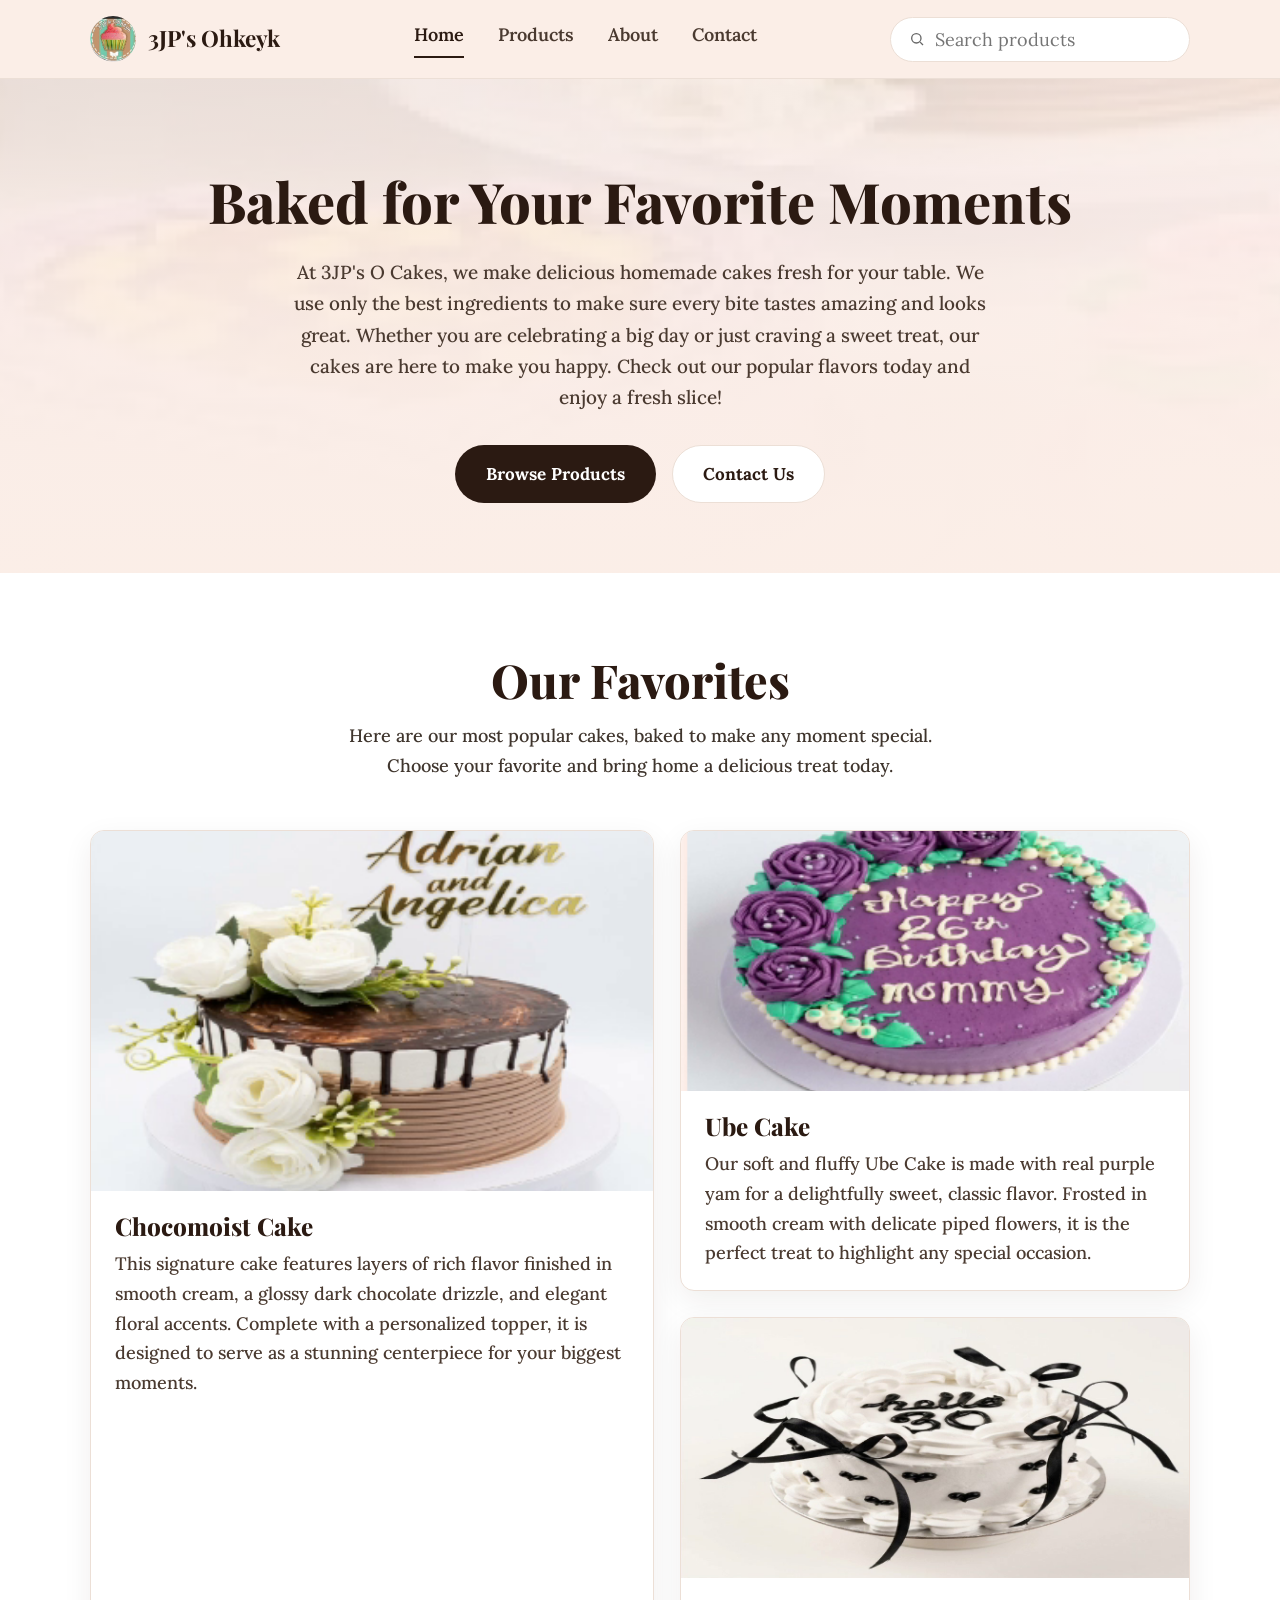
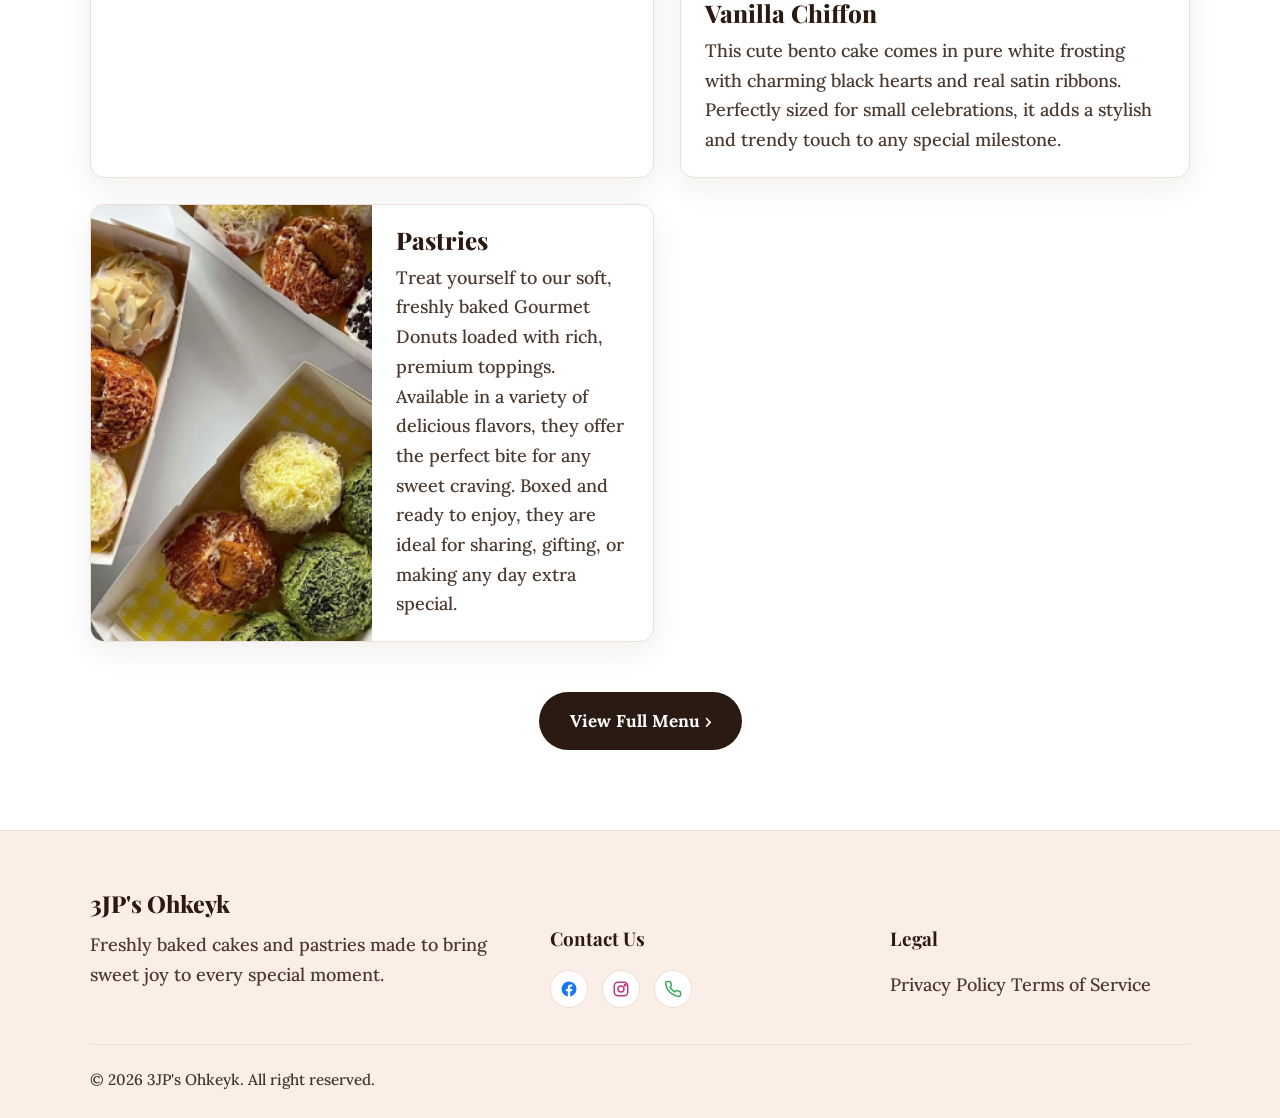
<file: index.html>
<!DOCTYPE html>
<html lang="en">
<head>
<meta charset="UTF-8">
<meta name="viewport" content="width=device-width, initial-scale=1.0">
<title>3JP's Ohkeyk — Baked for Your Favorite Moments</title>
<link rel="stylesheet" href="css/style.css">
</head>
<body>

<header class="site-header">
  <div class="container">
    <a href="index.html" class="brand">
      <img src="images/logo.png" alt="3JP's Ohkeyk logo">
      <span>3JP's Ohkeyk</span>
    </a>

    <nav class="main-nav">
      <a href="index.html" class="active">Home</a>
      <a href="products.html">Products</a>
      <a href="about.html">About</a>
      <a href="contact.html">Contact</a>
    </nav>

    <form class="search-box" id="siteSearchForm" role="search">
      <button type="submit" aria-label="Search" style="background:none;border:none;padding:0;cursor:pointer;display:flex;">
        <svg width="16" height="16" viewBox="0 0 24 24" fill="none" stroke="currentColor" stroke-width="2"><circle cx="11" cy="11" r="7"></circle><line x1="21" y1="21" x2="16.65" y2="16.65"></line></svg>
      </button>
      <input type="text" id="siteSearchInput" name="search" placeholder="Search products" autocomplete="off">
    </form>

    <button class="nav-toggle" aria-label="Toggle navigation">
      <svg viewBox="0 0 24 24" fill="none" stroke="currentColor" stroke-width="2"><line x1="3" y1="6" x2="21" y2="6"></line><line x1="3" y1="12" x2="21" y2="12"></line><line x1="3" y1="18" x2="21" y2="18"></line></svg>
    </button>
  </div>
</header>

<section class="hero">
  <div class="container">
    <h1>Baked for Your Favorite Moments</h1>
    <p>At 3JP's O Cakes, we make delicious homemade cakes fresh for your table. We use only the best ingredients to make sure every bite tastes amazing and looks great. Whether you are celebrating a big day or just craving a sweet treat, our cakes are here to make you happy. Check out our popular flavors today and enjoy a fresh slice!</p>
    <div class="hero-actions">
      <a href="products.html" class="btn btn-dark">Browse Products</a>
      <a href="contact.html" class="btn btn-outline">Contact Us</a>
    </div>
  </div>
</section>

<section>
  <div class="container">
    <div class="section-head">
      <h2>Our Favorites</h2>
      <p>Here are our most popular cakes, baked to make any moment special. Choose your favorite and bring home a delicious treat today.</p>
    </div>

    <div class="favorites-grid">
      <div class="fav-card">
        <img src="images/p_wedding.png" alt="Chocomoist Cake">
        <div class="fav-body">
          <h3>Chocomoist Cake</h3>
          <p>This signature cake features layers of rich flavor finished in smooth cream, a glossy dark chocolate drizzle, and elegant floral accents. Complete with a personalized topper, it is designed to serve as a stunning centerpiece for your biggest moments.</p>
        </div>
      </div>

      <div class="favorites-col">
        <div class="fav-card">
          <img src="images/p_ube.png" alt="Ube Cake">
          <div class="fav-body">
            <h3>Ube Cake</h3>
            <p>Our soft and fluffy Ube Cake is made with real purple yam for a delightfully sweet, classic flavor. Frosted in smooth cream with delicate piped flowers, it is the perfect treat to highlight any special occasion.</p>
          </div>
        </div>
        <div class="fav-card">
          <img src="images/p_vanilla_chiffon.png" alt="Vanilla Chiffon">
          <div class="fav-body">
            <h3>Vanilla Chiffon</h3>
            <p>This cute bento cake comes in pure white frosting with charming black hearts and real satin ribbons. Perfectly sized for small celebrations, it adds a stylish and trendy touch to any special milestone.</p>
          </div>
        </div>
      </div>
    </div>

    <div class="favorites-grid" style="margin-top:26px;">
      <div class="fav-card horizontal">
        <img src="images/p_pastries_box.png" alt="Pastries">
        <div class="fav-body">
          <h3>Pastries</h3>
          <p>Treat yourself to our soft, freshly baked Gourmet Donuts loaded with rich, premium toppings. Available in a variety of delicious flavors, they offer the perfect bite for any sweet craving. Boxed and ready to enjoy, they are ideal for sharing, gifting, or making any day extra special.</p>
        </div>
      </div>
    </div>

    <div class="view-menu-wrap">
      <a href="products.html" class="btn btn-dark">View Full Menu &rsaquo;</a>
    </div>
  </div>
</section>

<footer class="site-footer">
  <div class="container">
    <div class="footer-grid">
      <div class="footer-col">
        <h4>3JP's Ohkeyk</h4>
        <p>Freshly baked cakes and pastries made to bring sweet joy to every special moment.</p>
      </div>
      <div class="footer-col">
        <h5>Contact Us</h5>
        <div class="social-row">
          <a href="https://facebook.com" aria-label="Facebook"><svg width="18" height="18" viewBox="0 0 24 24" fill="#1877F2"><path d="M22 12a10 10 0 1 0-11.6 9.9v-7H7.9V12h2.5V9.8c0-2.5 1.5-3.9 3.8-3.9 1.1 0 2.2.2 2.2.2v2.4h-1.2c-1.2 0-1.6.8-1.6 1.6V12h2.8l-.4 2.9h-2.4v7A10 10 0 0 0 22 12z"/></svg></a>
          <a href="https://instagram.com" aria-label="Instagram"><svg width="18" height="18" viewBox="0 0 24 24" fill="none" stroke="#C13584" stroke-width="2"><rect x="3" y="3" width="18" height="18" rx="5"></rect><circle cx="12" cy="12" r="4"></circle><circle cx="17.5" cy="6.5" r="1"></circle></svg></a>
          <a href="tel:+639169180803" aria-label="Phone"><svg width="18" height="18" viewBox="0 0 24 24" fill="none" stroke="#3BA55D" stroke-width="2"><path d="M22 16.92v3a2 2 0 0 1-2.18 2 19.79 19.79 0 0 1-8.63-3.07 19.5 19.5 0 0 1-6-6 19.79 19.79 0 0 1-3.07-8.67A2 2 0 0 1 4.11 2h3a2 2 0 0 1 2 1.72c.12.9.32 1.78.6 2.63a2 2 0 0 1-.45 2.11L8.09 9.91a16 16 0 0 0 6 6l1.45-1.17a2 2 0 0 1 2.11-.45c.85.28 1.73.48 2.63.6A2 2 0 0 1 22 16.92z"></path></svg></a>
        </div>
      </div>
      <div class="footer-col legal-links">
        <h5>Legal</h5>
        <a href="#">Privacy Policy</a>
        <a href="#">Terms of Service</a>
      </div>
    </div>
    <div class="footer-bottom">© 2026 3JP's Ohkeyk. All right reserved.</div>
  </div>
</footer>

<script src="js/main.js"></script>
</body>
</html>
</file>
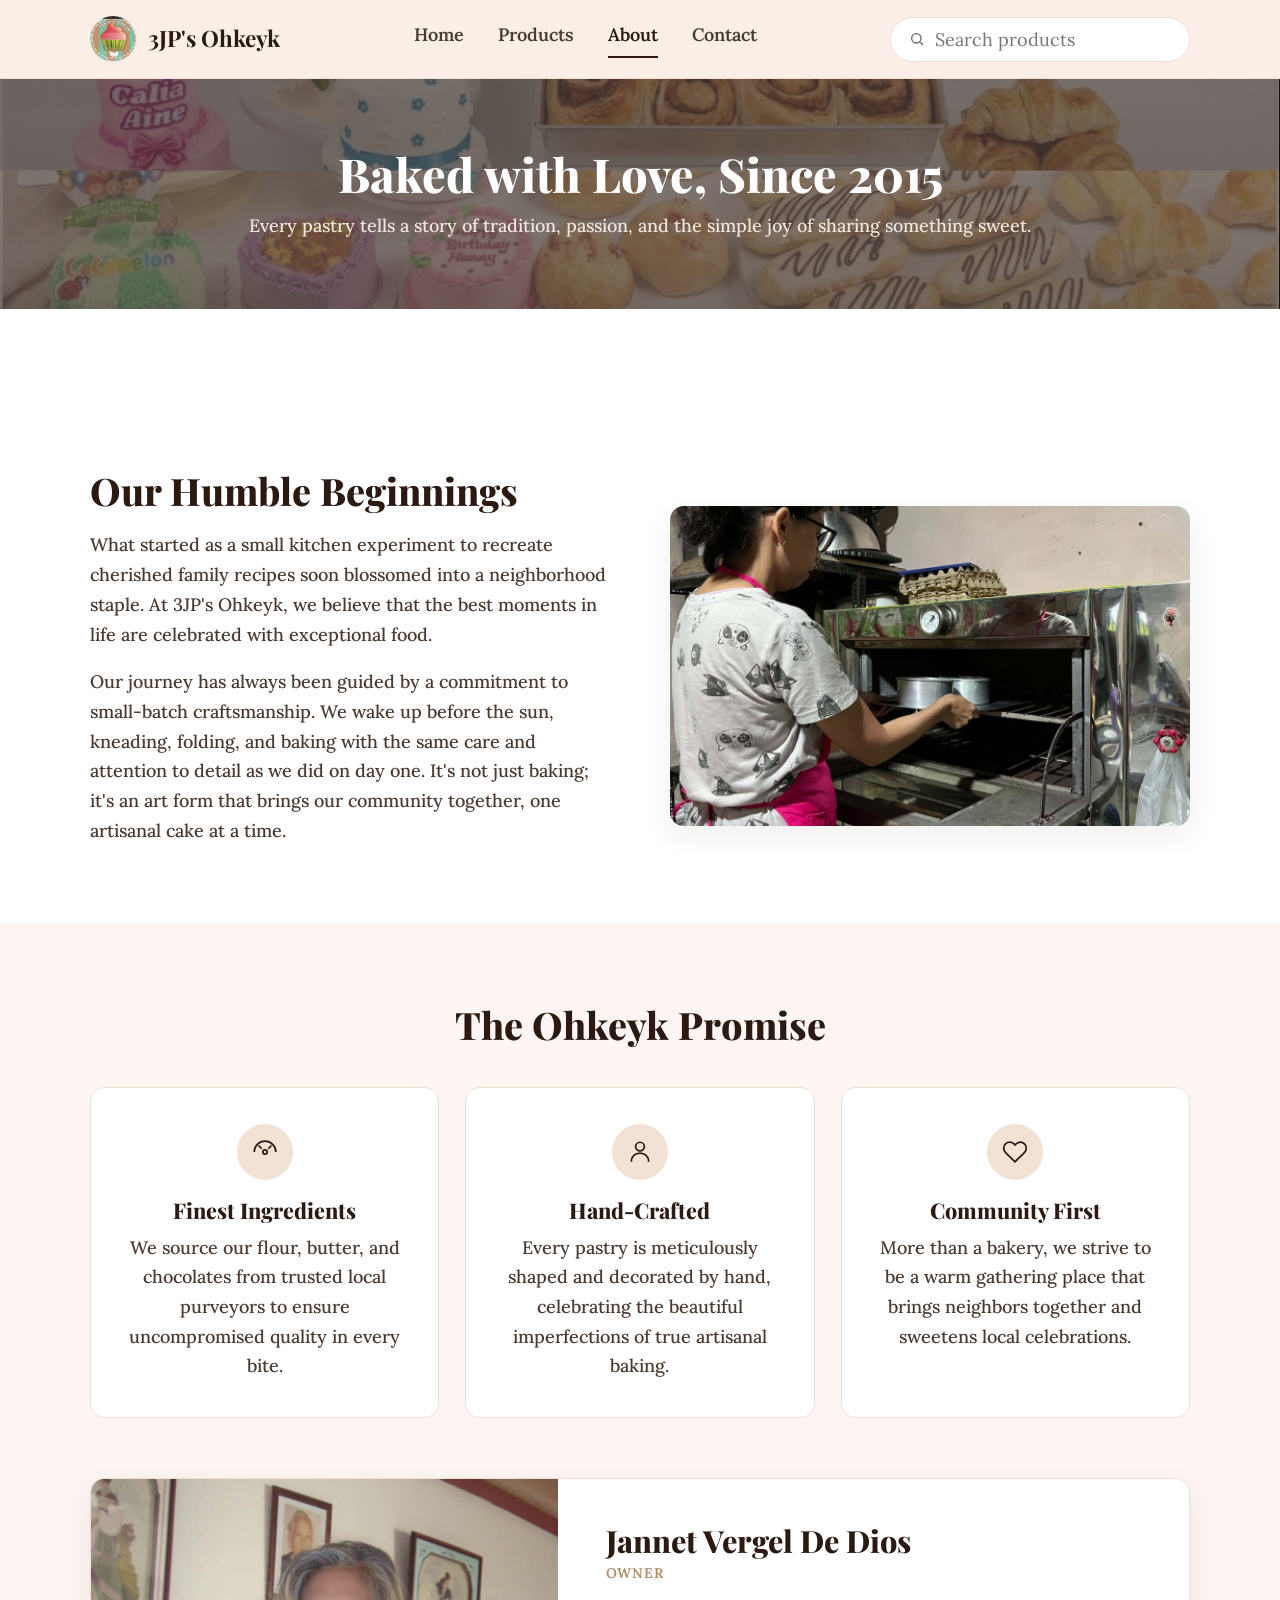
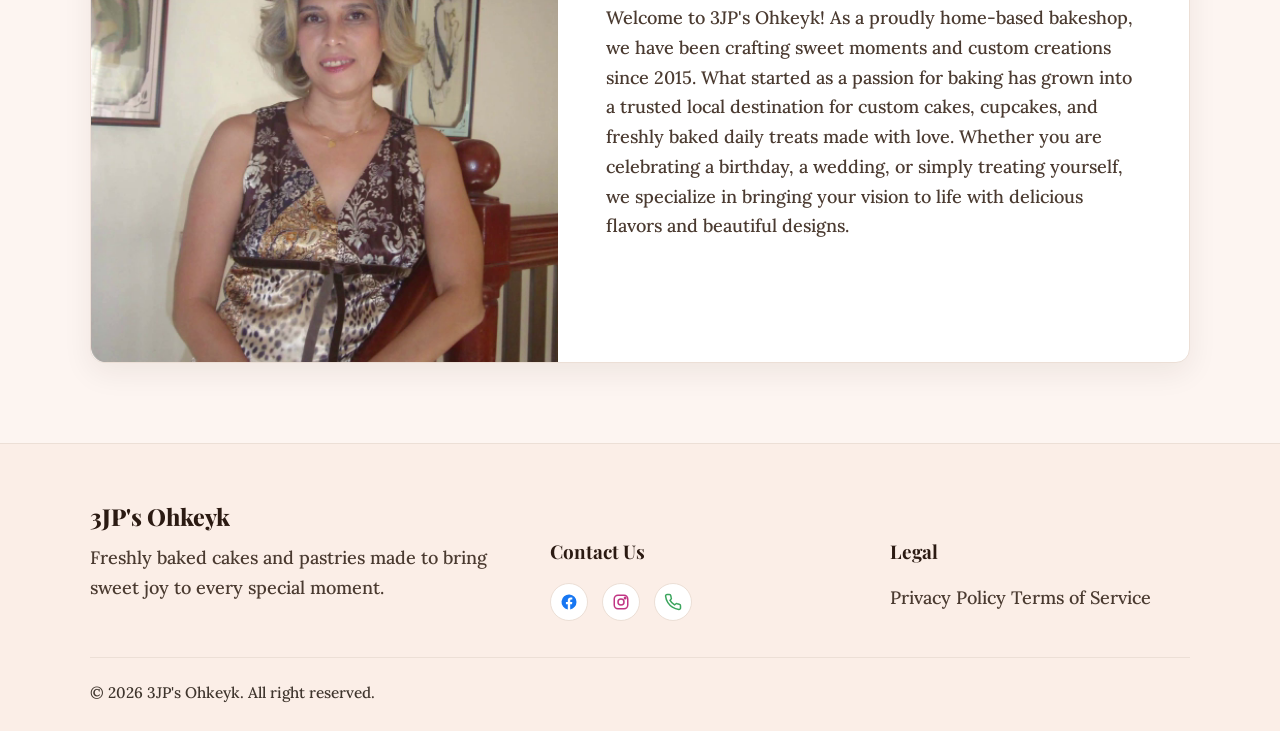
<file: about.html>
<!DOCTYPE html>
<html lang="en">
<head>
<meta charset="UTF-8">
<meta name="viewport" content="width=device-width, initial-scale=1.0">
<title>About Us — 3JP's Ohkeyk</title>
<link rel="stylesheet" href="css/style.css">
</head>
<body>

<header class="site-header">
  <div class="container">
    <a href="index.html" class="brand">
      <img src="images/logo.png" alt="3JP's Ohkeyk logo">
      <span>3JP's Ohkeyk</span>
    </a>

    <nav class="main-nav">
      <a href="index.html">Home</a>
      <a href="products.html">Products</a>
      <a href="about.html" class="active">About</a>
      <a href="contact.html">Contact</a>
    </nav>

    <form class="search-box" id="siteSearchForm" role="search">
      <button type="submit" aria-label="Search" style="background:none;border:none;padding:0;cursor:pointer;display:flex;">
        <svg width="16" height="16" viewBox="0 0 24 24" fill="none" stroke="currentColor" stroke-width="2"><circle cx="11" cy="11" r="7"></circle><line x1="21" y1="21" x2="16.65" y2="16.65"></line></svg>
      </button>
      <input type="text" id="siteSearchInput" name="search" placeholder="Search products" autocomplete="off">
    </form>

    <button class="nav-toggle" aria-label="Toggle navigation">
      <svg viewBox="0 0 24 24" fill="none" stroke="currentColor" stroke-width="2"><line x1="3" y1="6" x2="21" y2="6"></line><line x1="3" y1="12" x2="21" y2="12"></line><line x1="3" y1="18" x2="21" y2="18"></line></svg>
    </button>
  </div>
</header>

<section class="about-banner">
  <div class="container">
    <h1>Baked with Love, Since 2015</h1>
    <p>Every pastry tells a story of tradition, passion, and the simple joy of sharing something sweet.</p>
  </div>
</section>

<section style="padding-bottom:0;">
  <div class="container">
    <div class="about-intro">
      <div>
        <h2>Our Humble Beginnings</h2>
        <p>What started as a small kitchen experiment to recreate cherished family recipes soon blossomed into a neighborhood staple. At 3JP's Ohkeyk, we believe that the best moments in life are celebrated with exceptional food.</p>
        <p>Our journey has always been guided by a commitment to small-batch craftsmanship. We wake up before the sun, kneading, folding, and baking with the same care and attention to detail as we did on day one. It's not just baking; it's an art form that brings our community together, one artisanal cake at a time.</p>
      </div>
      <img src="images/workshop.png" alt="Baking in the kitchen">
    </div>
  </div>
</section>

<section class="section-alt">
  <div class="container">
    <div class="section-head" style="margin-bottom:10px;">
      <h2 style="font-size:2.1rem;">The Ohkeyk Promise</h2>
    </div>
    <div class="promise-grid">
      <div class="promise-card">
        <div class="icon">
          <svg width="26" height="26" viewBox="0 0 24 24" fill="none" stroke="var(--ink)" stroke-width="1.6"><path d="M2 12a10 10 0 0 1 20 0"></path><circle cx="12" cy="12" r="2"></circle><path d="M6 6l3 3M18 6l-3 3"></path></svg>
        </div>
        <h3>Finest Ingredients</h3>
        <p>We source our flour, butter, and chocolates from trusted local purveyors to ensure uncompromised quality in every bite.</p>
      </div>
      <div class="promise-card">
        <div class="icon">
          <svg width="26" height="26" viewBox="0 0 24 24" fill="none" stroke="var(--ink)" stroke-width="1.6"><path d="M4 21c0-5 3.5-8 8-8s8 3 8 8"></path><circle cx="12" cy="7" r="4"></circle></svg>
        </div>
        <h3>Hand-Crafted</h3>
        <p>Every pastry is meticulously shaped and decorated by hand, celebrating the beautiful imperfections of true artisanal baking.</p>
      </div>
      <div class="promise-card">
        <div class="icon">
          <svg width="26" height="26" viewBox="0 0 24 24" fill="none" stroke="var(--ink)" stroke-width="1.6"><path d="M20.8 4.6a5.5 5.5 0 0 0-7.8 0L12 5.6l-1-1a5.5 5.5 0 1 0-7.8 7.8l1 1L12 21l7.8-7.6 1-1a5.5 5.5 0 0 0 0-7.8z"></path></svg>
        </div>
        <h3>Community First</h3>
        <p>More than a bakery, we strive to be a warm gathering place that brings neighbors together and sweetens local celebrations.</p>
      </div>
    </div>

    <div class="owner-card">
      <img src="images/owner.png" alt="Jannet Vergel De Dios, owner">
      <div class="owner-body">
        <h3>Jannet Vergel De Dios</h3>
        <span class="owner-role">Owner</span>
        <p>Welcome to 3JP's Ohkeyk! As a proudly home-based bakeshop, we have been crafting sweet moments and custom creations since 2015. What started as a passion for baking has grown into a trusted local destination for custom cakes, cupcakes, and freshly baked daily treats made with love. Whether you are celebrating a birthday, a wedding, or simply treating yourself, we specialize in bringing your vision to life with delicious flavors and beautiful designs.</p>
      </div>
    </div>
  </div>
</section>

<footer class="site-footer">
  <div class="container">
    <div class="footer-grid">
      <div class="footer-col">
        <h4>3JP's Ohkeyk</h4>
        <p>Freshly baked cakes and pastries made to bring sweet joy to every special moment.</p>
      </div>
      <div class="footer-col">
        <h5>Contact Us</h5>
        <div class="social-row">
          <a href="https://facebook.com" aria-label="Facebook"><svg width="18" height="18" viewBox="0 0 24 24" fill="#1877F2"><path d="M22 12a10 10 0 1 0-11.6 9.9v-7H7.9V12h2.5V9.8c0-2.5 1.5-3.9 3.8-3.9 1.1 0 2.2.2 2.2.2v2.4h-1.2c-1.2 0-1.6.8-1.6 1.6V12h2.8l-.4 2.9h-2.4v7A10 10 0 0 0 22 12z"/></svg></a>
          <a href="https://instagram.com" aria-label="Instagram"><svg width="18" height="18" viewBox="0 0 24 24" fill="none" stroke="#C13584" stroke-width="2"><rect x="3" y="3" width="18" height="18" rx="5"></rect><circle cx="12" cy="12" r="4"></circle><circle cx="17.5" cy="6.5" r="1"></circle></svg></a>
          <a href="tel:+639169180803" aria-label="Phone"><svg width="18" height="18" viewBox="0 0 24 24" fill="none" stroke="#3BA55D" stroke-width="2"><path d="M22 16.92v3a2 2 0 0 1-2.18 2 19.79 19.79 0 0 1-8.63-3.07 19.5 19.5 0 0 1-6-6 19.79 19.79 0 0 1-3.07-8.67A2 2 0 0 1 4.11 2h3a2 2 0 0 1 2 1.72c.12.9.32 1.78.6 2.63a2 2 0 0 1-.45 2.11L8.09 9.91a16 16 0 0 0 6 6l1.45-1.17a2 2 0 0 1 2.11-.45c.85.28 1.73.48 2.63.6A2 2 0 0 1 22 16.92z"></path></svg></a>
        </div>
      </div>
      <div class="footer-col legal-links">
        <h5>Legal</h5>
        <a href="#">Privacy Policy</a>
        <a href="#">Terms of Service</a>
      </div>
    </div>
    <div class="footer-bottom">© 2026 3JP's Ohkeyk. All right reserved.</div>
  </div>
</footer>

<script src="js/main.js"></script>
</body>
</html>
</file>
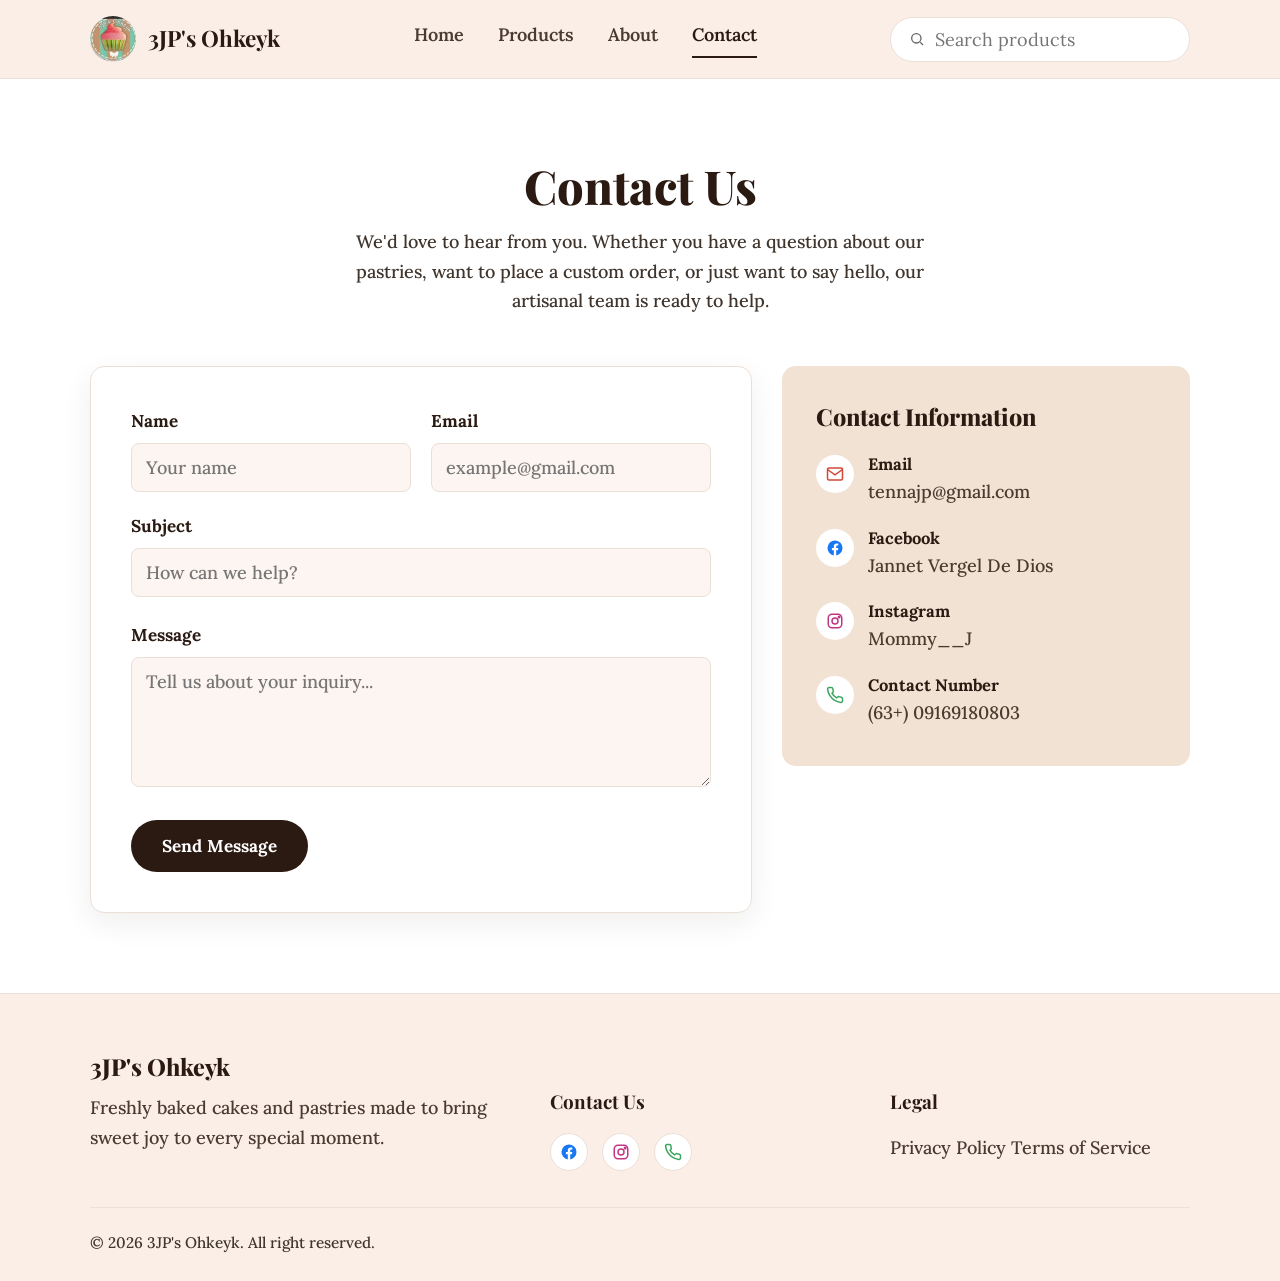
<file: contact.html>
<!DOCTYPE html>
<html lang="en">
<head>
<meta charset="UTF-8">
<meta name="viewport" content="width=device-width, initial-scale=1.0">
<title>Contact Us — 3JP's Ohkeyk</title>
<link rel="stylesheet" href="css/style.css">
</head>
<body>

<header class="site-header">
  <div class="container">
    <a href="index.html" class="brand">
      <img src="images/logo.png" alt="3JP's Ohkeyk logo">
      <span>3JP's Ohkeyk</span>
    </a>

    <nav class="main-nav">
      <a href="index.html">Home</a>
      <a href="products.html">Products</a>
      <a href="about.html">About</a>
      <a href="contact.html" class="active">Contact</a>
    </nav>

    <form class="search-box" id="siteSearchForm" role="search">
      <button type="submit" aria-label="Search" style="background:none;border:none;padding:0;cursor:pointer;display:flex;">
        <svg width="16" height="16" viewBox="0 0 24 24" fill="none" stroke="currentColor" stroke-width="2"><circle cx="11" cy="11" r="7"></circle><line x1="21" y1="21" x2="16.65" y2="16.65"></line></svg>
      </button>
      <input type="text" id="siteSearchInput" name="search" placeholder="Search products" autocomplete="off">
    </form>

    <button class="nav-toggle" aria-label="Toggle navigation">
      <svg viewBox="0 0 24 24" fill="none" stroke="currentColor" stroke-width="2"><line x1="3" y1="6" x2="21" y2="6"></line><line x1="3" y1="12" x2="21" y2="12"></line><line x1="3" y1="18" x2="21" y2="18"></line></svg>
    </button>
  </div>
</header>

<section>
  <div class="container">
    <div class="section-head">
      <h2>Contact Us</h2>
      <p>We'd love to hear from you. Whether you have a question about our pastries, want to place a custom order, or just want to say hello, our artisanal team is ready to help.</p>
    </div>

    <div class="contact-wrap">
      <div class="contact-form">
        <form>
          <div class="form-row">
            <div class="field">
              <label for="name">Name</label>
              <input type="text" id="name" placeholder="Your name" required>
            </div>
            <div class="field">
              <label for="email">Email</label>
              <input type="email" id="email" placeholder="example@gmail.com" required>
            </div>
          </div>
          <div class="field full">
            <label for="subject">Subject</label>
            <input type="text" id="subject" placeholder="How can we help?">
          </div>
          <div class="field full">
            <label for="message">Message</label>
            <textarea id="message" placeholder="Tell us about your inquiry..." required></textarea>
          </div>
          <button type="submit" class="btn btn-dark">Send Message</button>
        </form>
      </div>

      <div class="contact-info">
        <h3>Contact Information</h3>

        <div class="info-item">
          <span class="info-icon"><svg width="18" height="18" viewBox="0 0 24 24" fill="none" stroke="#D14836" stroke-width="2"><rect x="2" y="4" width="20" height="16" rx="2"></rect><path d="M2 6l10 7 10-7"></path></svg></span>
          <div>
            <h4>Email</h4>
            <p>tennajp@gmail.com</p>
          </div>
        </div>

        <div class="info-item">
          <span class="info-icon"><svg width="18" height="18" viewBox="0 0 24 24" fill="#1877F2"><path d="M22 12a10 10 0 1 0-11.6 9.9v-7H7.9V12h2.5V9.8c0-2.5 1.5-3.9 3.8-3.9 1.1 0 2.2.2 2.2.2v2.4h-1.2c-1.2 0-1.6.8-1.6 1.6V12h2.8l-.4 2.9h-2.4v7A10 10 0 0 0 22 12z"/></svg></span>
          <div>
            <h4>Facebook</h4>
            <p>Jannet Vergel De Dios</p>
          </div>
        </div>

        <div class="info-item">
          <span class="info-icon"><svg width="18" height="18" viewBox="0 0 24 24" fill="none" stroke="#C13584" stroke-width="2"><rect x="3" y="3" width="18" height="18" rx="5"></rect><circle cx="12" cy="12" r="4"></circle><circle cx="17.5" cy="6.5" r="1"></circle></svg></span>
          <div>
            <h4>Instagram</h4>
            <p>Mommy__J</p>
          </div>
        </div>

        <div class="info-item">
          <span class="info-icon"><svg width="18" height="18" viewBox="0 0 24 24" fill="none" stroke="#3BA55D" stroke-width="2"><path d="M22 16.92v3a2 2 0 0 1-2.18 2 19.79 19.79 0 0 1-8.63-3.07 19.5 19.5 0 0 1-6-6 19.79 19.79 0 0 1-3.07-8.67A2 2 0 0 1 4.11 2h3a2 2 0 0 1 2 1.72c.12.9.32 1.78.6 2.63a2 2 0 0 1-.45 2.11L8.09 9.91a16 16 0 0 0 6 6l1.45-1.17a2 2 0 0 1 2.11-.45c.85.28 1.73.48 2.63.6A2 2 0 0 1 22 16.92z"></path></svg></span>
          <div>
            <h4>Contact Number</h4>
            <p>(63+) 09169180803</p>
          </div>
        </div>
      </div>
    </div>
  </div>
</section>

<footer class="site-footer">
  <div class="container">
    <div class="footer-grid">
      <div class="footer-col">
        <h4>3JP's Ohkeyk</h4>
        <p>Freshly baked cakes and pastries made to bring sweet joy to every special moment.</p>
      </div>
      <div class="footer-col">
        <h5>Contact Us</h5>
        <div class="social-row">
          <a href="https://facebook.com" aria-label="Facebook"><svg width="18" height="18" viewBox="0 0 24 24" fill="#1877F2"><path d="M22 12a10 10 0 1 0-11.6 9.9v-7H7.9V12h2.5V9.8c0-2.5 1.5-3.9 3.8-3.9 1.1 0 2.2.2 2.2.2v2.4h-1.2c-1.2 0-1.6.8-1.6 1.6V12h2.8l-.4 2.9h-2.4v7A10 10 0 0 0 22 12z"/></svg></a>
          <a href="https://instagram.com" aria-label="Instagram"><svg width="18" height="18" viewBox="0 0 24 24" fill="none" stroke="#C13584" stroke-width="2"><rect x="3" y="3" width="18" height="18" rx="5"></rect><circle cx="12" cy="12" r="4"></circle><circle cx="17.5" cy="6.5" r="1"></circle></svg></a>
          <a href="tel:+639169180803" aria-label="Phone"><svg width="18" height="18" viewBox="0 0 24 24" fill="none" stroke="#3BA55D" stroke-width="2"><path d="M22 16.92v3a2 2 0 0 1-2.18 2 19.79 19.79 0 0 1-8.63-3.07 19.5 19.5 0 0 1-6-6 19.79 19.79 0 0 1-3.07-8.67A2 2 0 0 1 4.11 2h3a2 2 0 0 1 2 1.72c.12.9.32 1.78.6 2.63a2 2 0 0 1-.45 2.11L8.09 9.91a16 16 0 0 0 6 6l1.45-1.17a2 2 0 0 1 2.11-.45c.85.28 1.73.48 2.63.6A2 2 0 0 1 22 16.92z"></path></svg></a>
        </div>
      </div>
      <div class="footer-col legal-links">
        <h5>Legal</h5>
        <a href="#">Privacy Policy</a>
        <a href="#">Terms of Service</a>
      </div>
    </div>
    <div class="footer-bottom">© 2026 3JP's Ohkeyk. All right reserved.</div>
  </div>
</footer>

<script src="js/main.js"></script>
</body>
</html>
</file>
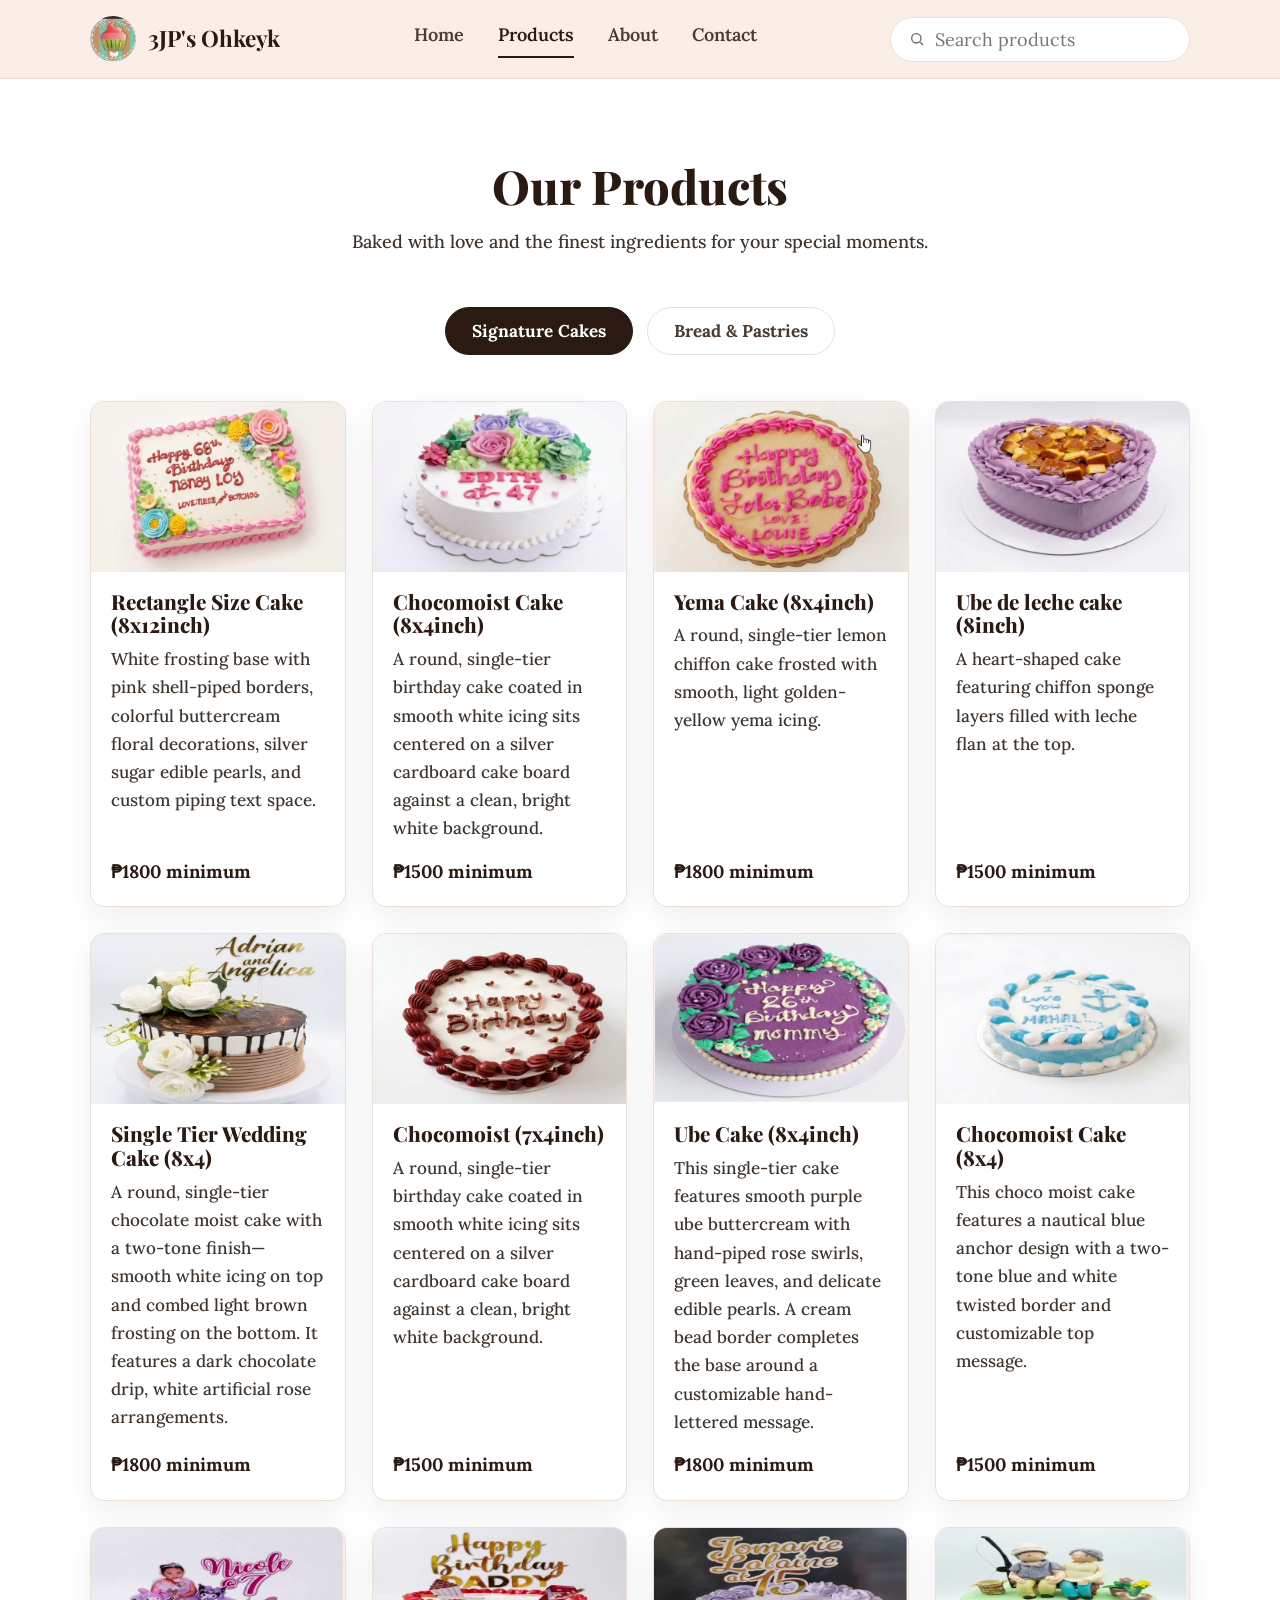
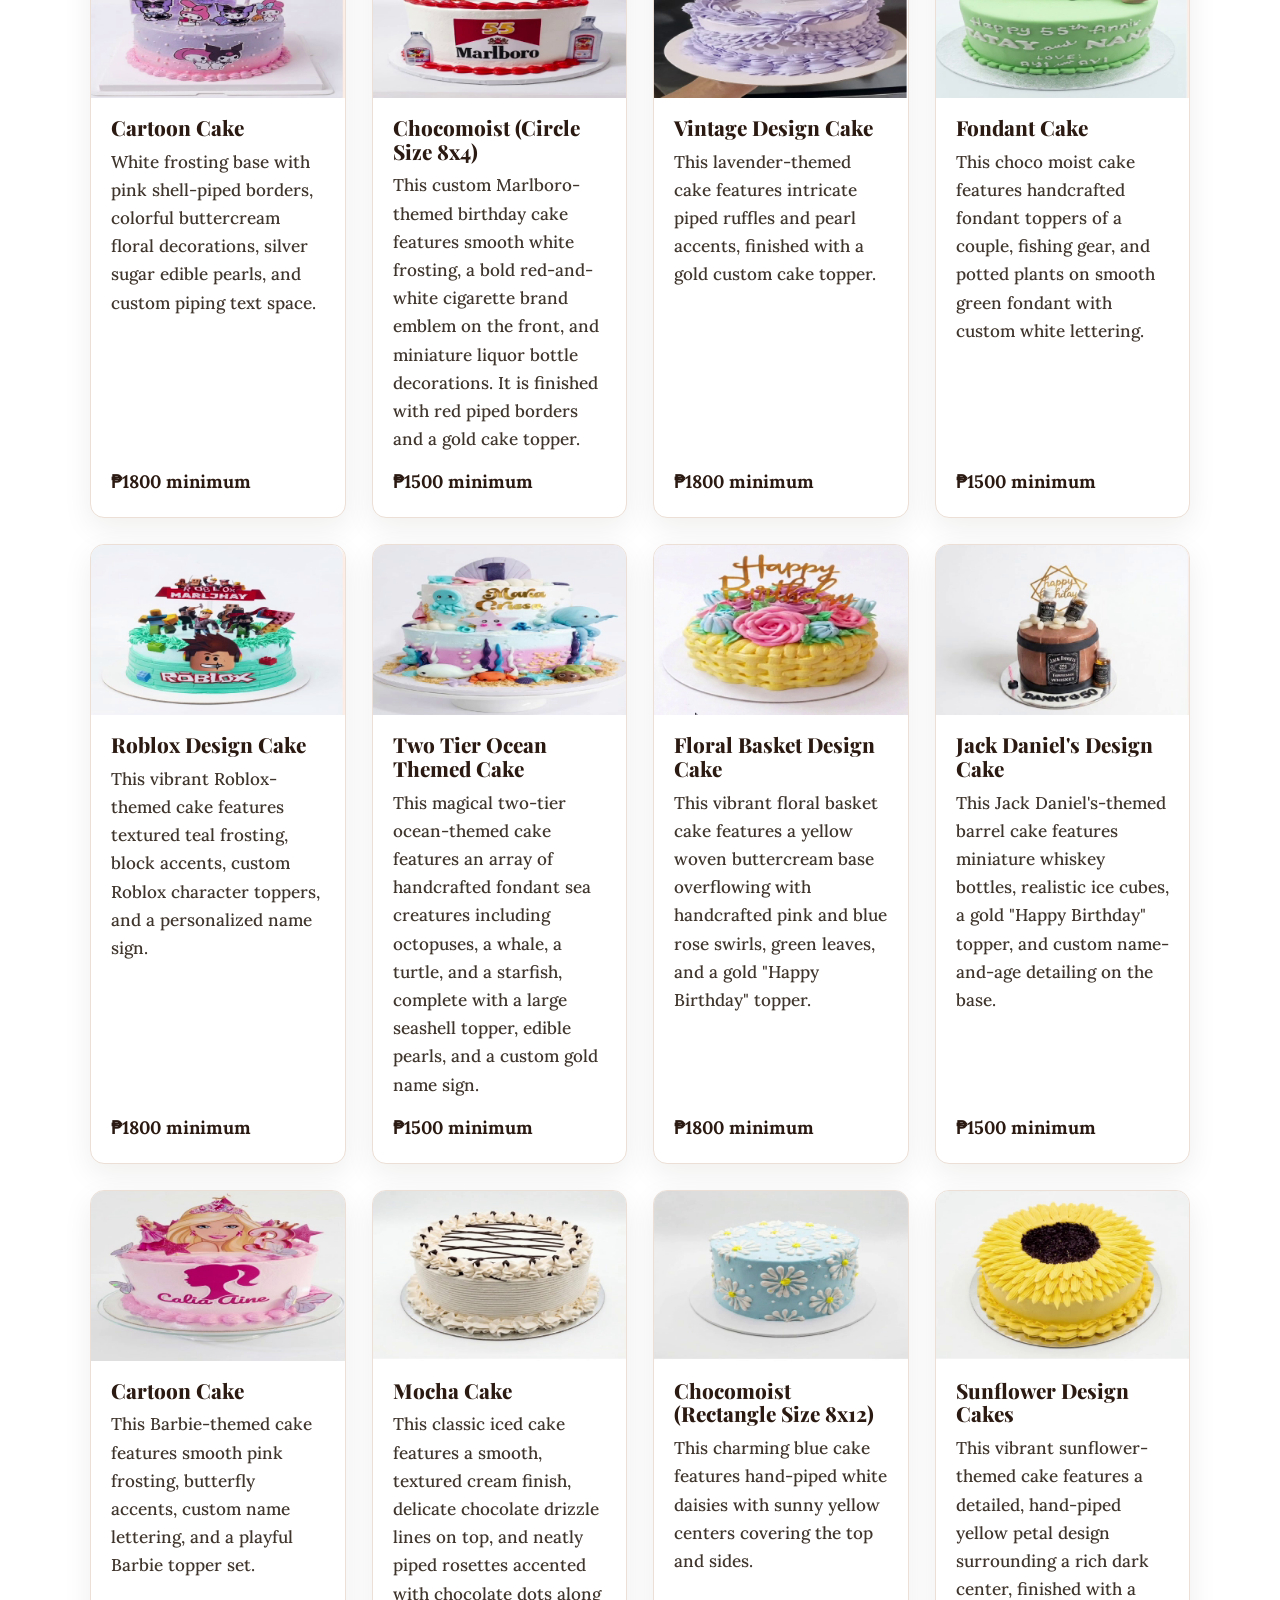
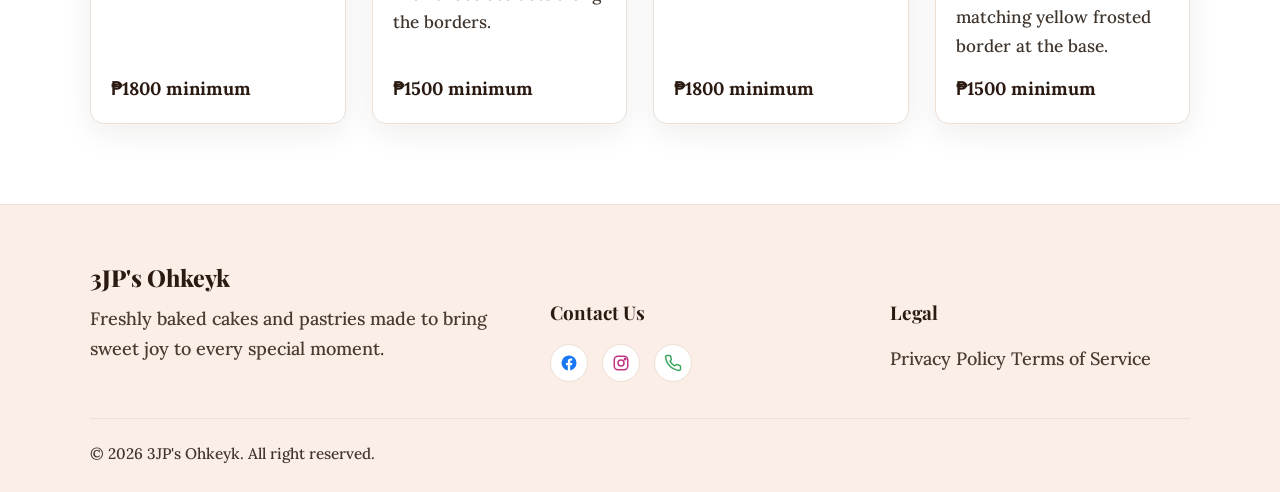
<file: products.html>
<!DOCTYPE html>
<html lang="en">
<head>
<meta charset="UTF-8">
<meta name="viewport" content="width=device-width, initial-scale=1.0">
<title>Our Products — 3JP's Ohkeyk</title>
<link rel="stylesheet" href="css/style.css">
</head>
<body>

<header class="site-header">
  <div class="container">
    <a href="index.html" class="brand">
      <img src="images/logo.png" alt="3JP's Ohkeyk logo">
      <span>3JP's Ohkeyk</span>
    </a>

    <nav class="main-nav">
      <a href="index.html">Home</a>
      <a href="products.html" class="active">Products</a>
      <a href="about.html">About</a>
      <a href="contact.html">Contact</a>
    </nav>

    <form class="search-box" id="siteSearchForm" role="search">
      <button type="submit" aria-label="Search" style="background:none;border:none;padding:0;cursor:pointer;display:flex;">
        <svg width="16" height="16" viewBox="0 0 24 24" fill="none" stroke="currentColor" stroke-width="2"><circle cx="11" cy="11" r="7"></circle><line x1="21" y1="21" x2="16.65" y2="16.65"></line></svg>
      </button>
      <input type="text" id="siteSearchInput" name="search" placeholder="Search products" autocomplete="off">
    </form>

    <button class="nav-toggle" aria-label="Toggle navigation">
      <svg viewBox="0 0 24 24" fill="none" stroke="currentColor" stroke-width="2"><line x1="3" y1="6" x2="21" y2="6"></line><line x1="3" y1="12" x2="21" y2="12"></line><line x1="3" y1="18" x2="21" y2="18"></line></svg>
    </button>
  </div>
</header>

<section>
  <div class="container">
    <div class="section-head">
      <h2>Our Products</h2>
      <p>Baked with love and the finest ingredients for your special moments.</p>
    </div>

    <div class="tabs">
      <button class="btn-pill-toggle active" data-tab="signature-panel">Signature Cakes</button>
      <button class="btn-pill-toggle" data-tab="bread-panel">Bread &amp; Pastries</button>
    </div>

    <!-- Signature Cakes -->
    <div id="signature-panel" class="product-panel active">
      <div class="product-grid">

        <div class="product-card">
          <img src="images/p_rectangle_ph.png" alt="Rectangle Size Cake">
          <div class="pc-body">
            <h3>Rectangle Size Cake (8x12inch)</h3>
            <p>White frosting base with pink shell-piped borders, colorful buttercream floral decorations, silver sugar edible pearls, and custom piping text space.</p>
            <span class="price">₱1800 minimum</span>
          </div>
        </div>

        <div class="product-card">
          <img src="images/p_chocomoist_ph.png" alt="Chocomoist Cake">
          <div class="pc-body">
            <h3>Chocomoist Cake (8x4inch)</h3>
            <p>A round, single-tier birthday cake coated in smooth white icing sits centered on a silver cardboard cake board against a clean, bright white background.</p>
            <span class="price">₱1500 minimum</span>
          </div>
        </div>

        <div class="product-card">
          <img src="images/p_yema.png" alt="Yema Cake">
          <div class="pc-body">
            <h3>Yema Cake (8x4inch)</h3>
            <p>A round, single-tier lemon chiffon cake frosted with smooth, light golden-yellow yema icing.</p>
            <span class="price">₱1800 minimum</span>
          </div>
        </div>

        <div class="product-card">
          <img src="images/p_ubedeleche.png" alt="Ube de leche cake">
          <div class="pc-body">
            <h3>Ube de leche cake (8inch)</h3>
            <p>A heart-shaped cake featuring chiffon sponge layers filled with leche flan at the top.</p>
            <span class="price">₱1500 minimum</span>
          </div>
        </div>

        <div class="product-card">
          <img src="images/p_wedding.png" alt="Single Tier Wedding Cake">
          <div class="pc-body">
            <h3>Single Tier Wedding Cake (8x4)</h3>
            <p>A round, single-tier chocolate moist cake with a two-tone finish—smooth white icing on top and combed light brown frosting on the bottom. It features a dark chocolate drip, white artificial rose arrangements.</p>
            <span class="price">₱1800 minimum</span>
          </div>
        </div>

        <div class="product-card">
          <img src="images/p_choco_round.png" alt="Chocomoist 7x4inch">
          <div class="pc-body">
            <h3>Chocomoist (7x4inch)</h3>
            <p>A round, single-tier birthday cake coated in smooth white icing sits centered on a silver cardboard cake board against a clean, bright white background.</p>
            <span class="price">₱1500 minimum</span>
          </div>
        </div>

        <div class="product-card">
          <img src="images/p_ube.png" alt="Ube Cake 8x4inch">
          <div class="pc-body">
            <h3>Ube Cake (8x4inch)</h3>
            <p>This single-tier cake features smooth purple ube buttercream with hand-piped rose swirls, green leaves, and delicate edible pearls. A cream bead border completes the base around a customizable hand-lettered message.</p>
            <span class="price">₱1800 minimum</span>
          </div>
        </div>

        <div class="product-card">
          <img src="images/p_chocomoist_anchor.png" alt="Chocomoist Cake 8x4">
          <div class="pc-body">
            <h3>Chocomoist Cake (8x4)</h3>
            <p>This choco moist cake features a nautical blue anchor design with a two-tone blue and white twisted border and customizable top message.</p>
            <span class="price">₱1500 minimum</span>
          </div>
        </div>

        <div class="product-card">
          <img src="images/p_cartoon.png" alt="Cartoon Cake">
          <div class="pc-body">
            <h3>Cartoon Cake</h3>
            <p>White frosting base with pink shell-piped borders, colorful buttercream floral decorations, silver sugar edible pearls, and custom piping text space.</p>
            <span class="price">₱1800 minimum</span>
          </div>
        </div>

        <div class="product-card">
          <img src="images/p_marlboro.png" alt="Chocomoist Circle Size 8x4">
          <div class="pc-body">
            <h3>Chocomoist (Circle Size 8x4)</h3>
            <p>This custom Marlboro-themed birthday cake features smooth white frosting, a bold red-and-white cigarette brand emblem on the front, and miniature liquor bottle decorations. It is finished with red piped borders and a gold cake topper.</p>
            <span class="price">₱1500 minimum</span>
          </div>
        </div>

        <div class="product-card">
          <img src="images/p_vintage.png" alt="Vintage Design Cake">
          <div class="pc-body">
            <h3>Vintage Design Cake</h3>
            <p>This lavender-themed cake features intricate piped ruffles and pearl accents, finished with a gold custom cake topper.</p>
            <span class="price">₱1800 minimum</span>
          </div>
        </div>

        <div class="product-card">
          <img src="images/p_fondant.png" alt="Fondant Cake">
          <div class="pc-body">
            <h3>Fondant Cake</h3>
            <p>This choco moist cake features handcrafted fondant toppers of a couple, fishing gear, and potted plants on smooth green fondant with custom white lettering.</p>
            <span class="price">₱1500 minimum</span>
          </div>
        </div>

        <div class="product-card">
          <img src="images/p_roblox.png" alt="Roblox Design Cake">
          <div class="pc-body">
            <h3>Roblox Design Cake</h3>
            <p>This vibrant Roblox-themed cake features textured teal frosting, block accents, custom Roblox character toppers, and a personalized name sign.</p>
            <span class="price">₱1800 minimum</span>
          </div>
        </div>

        <div class="product-card">
          <img src="images/p_ocean.png" alt="Two Tier Ocean Themed Cake">
          <div class="pc-body">
            <h3>Two Tier Ocean Themed Cake</h3>
            <p>This magical two-tier ocean-themed cake features an array of handcrafted fondant sea creatures including octopuses, a whale, a turtle, and a starfish, complete with a large seashell topper, edible pearls, and a custom gold name sign.</p>
            <span class="price">₱1500 minimum</span>
          </div>
        </div>

        <div class="product-card">
          <img src="images/p_floral_basket.png" alt="Floral Basket Design Cake">
          <div class="pc-body">
            <h3>Floral Basket Design Cake</h3>
            <p>This vibrant floral basket cake features a yellow woven buttercream base overflowing with handcrafted pink and blue rose swirls, green leaves, and a gold "Happy Birthday" topper.</p>
            <span class="price">₱1800 minimum</span>
          </div>
        </div>

        <div class="product-card">
          <img src="images/p_jackdaniels.png" alt="Jack Daniel's Design Cake">
          <div class="pc-body">
            <h3>Jack Daniel's Design Cake</h3>
            <p>This Jack Daniel's-themed barrel cake features miniature whiskey bottles, realistic ice cubes, a gold "Happy Birthday" topper, and custom name-and-age detailing on the base.</p>
            <span class="price">₱1500 minimum</span>
          </div>
        </div>

        <div class="product-card">
          <img src="images/p_barbie.png" alt="Cartoon Cake Barbie">
          <div class="pc-body">
            <h3>Cartoon Cake</h3>
            <p>This Barbie-themed cake features smooth pink frosting, butterfly accents, custom name lettering, and a playful Barbie topper set.</p>
            <span class="price">₱1800 minimum</span>
          </div>
        </div>

        <div class="product-card">
          <img src="images/p_mocha.png" alt="Mocha Cake">
          <div class="pc-body">
            <h3>Mocha Cake</h3>
            <p>This classic iced cake features a smooth, textured cream finish, delicate chocolate drizzle lines on top, and neatly piped rosettes accented with chocolate dots along the borders.</p>
            <span class="price">₱1500 minimum</span>
          </div>
        </div>

        <div class="product-card">
          <img src="images/p_daisy.png" alt="Chocomoist Rectangle Size 8x12">
          <div class="pc-body">
            <h3>Chocomoist (Rectangle Size 8x12)</h3>
            <p>This charming blue cake features hand-piped white daisies with sunny yellow centers covering the top and sides.</p>
            <span class="price">₱1800 minimum</span>
          </div>
        </div>

        <div class="product-card">
          <img src="images/p_sunflower.png" alt="Sunflower Design Cakes">
          <div class="pc-body">
            <h3>Sunflower Design Cakes</h3>
            <p>This vibrant sunflower-themed cake features a detailed, hand-piped yellow petal design surrounding a rich dark center, finished with a matching yellow frosted border at the base.</p>
            <span class="price">₱1500 minimum</span>
          </div>
        </div>

      </div>
    </div>

    <!-- Bread & Pastries -->
    <div id="bread-panel" class="product-panel">
      <div class="product-grid">

        <div class="product-card">
          <img src="images/p_donut.png" alt="Filled Donut">
          <div class="pc-body">
            <h3>Filled Donut</h3>
            <p>Indulge in our pillowy, golden-brown filled donuts, generously packed with sweet goodness and finished with a light dusting.</p>
            <span class="price">₱1800 minimum</span>
          </div>
        </div>

        <div class="product-card">
          <img src="images/p_putopao.png" alt="Puto Pao">
          <div class="pc-body">
            <h3>Puto Pao (Chicken filling)</h3>
            <p>Delight in our soft, fluffy traditional puto topped with savory cheese and salted egg with chicken filling.</p>
            <span class="price">₱1500 minimum</span>
          </div>
        </div>

        <div class="product-card">
          <img src="images/p_cinnamon.png" alt="Cinnamon Roll">
          <div class="pc-body">
            <h3>Cinnamon Roll</h3>
            <p>Warm up with our freshly baked, soft cinnamon rolls swirled with rich cinnamon and sugar.</p>
            <span class="price">₱1800 minimum</span>
          </div>
        </div>

        <div class="product-card">
          <img src="images/p_savorybread.png" alt="Savory Bread">
          <div class="pc-body">
            <h3>Savory Bread</h3>
            <p>Savor our freshly baked ham and cheese savory bread, featuring a soft, fluffy dough loaded with savory ham and melted, golden cheese.</p>
            <span class="price">₱1500 minimum</span>
          </div>
        </div>

        <div class="product-card">
          <img src="images/p_crinkle.png" alt="Chocolate Crinkles">
          <div class="pc-body">
            <h3>Chocolate Crinkles</h3>
            <p>Rich, fudgy chocolate crinkle cookies rolled in powdered sugar for a soft, chewy bite.</p>
            <span class="price">₱1800 minimum</span>
          </div>
        </div>

        <div class="product-card">
          <img src="images/p_eclair.png" alt="Eclairs">
          <div class="pc-body">
            <h3>Eclairs</h3>
            <p>Light, cream-filled pastry shells topped with a smooth glaze and elegant chocolate drizzle.</p>
            <span class="price">₱1500 minimum</span>
          </div>
        </div>

        <div class="product-card">
          <img src="images/p_hopia.png" alt="Assorted Hopia">
          <div class="pc-body">
            <h3>Assorted Hopia</h3>
            <p>Flaky, hand-folded hopia in an assortment of classic Filipino fillings, baked fresh in small batches.</p>
            <span class="price">₱1800 minimum</span>
          </div>
        </div>

        <div class="product-card">
          <img src="images/p_cookies.png" alt="Chocolate Chip Cookies">
          <div class="pc-body">
            <h3>Chocolate Chip Cookies</h3>
            <p>Thick, chewy chocolate chip cookies baked golden with generous pockets of melted chocolate.</p>
            <span class="price">₱1500 minimum</span>
          </div>
        </div>

      </div>
    </div>
  </div>
</section>

<footer class="site-footer">
  <div class="container">
    <div class="footer-grid">
      <div class="footer-col">
        <h4>3JP's Ohkeyk</h4>
        <p>Freshly baked cakes and pastries made to bring sweet joy to every special moment.</p>
      </div>
      <div class="footer-col">
        <h5>Contact Us</h5>
        <div class="social-row">
          <a href="https://facebook.com" aria-label="Facebook"><svg width="18" height="18" viewBox="0 0 24 24" fill="#1877F2"><path d="M22 12a10 10 0 1 0-11.6 9.9v-7H7.9V12h2.5V9.8c0-2.5 1.5-3.9 3.8-3.9 1.1 0 2.2.2 2.2.2v2.4h-1.2c-1.2 0-1.6.8-1.6 1.6V12h2.8l-.4 2.9h-2.4v7A10 10 0 0 0 22 12z"/></svg></a>
          <a href="https://instagram.com" aria-label="Instagram"><svg width="18" height="18" viewBox="0 0 24 24" fill="none" stroke="#C13584" stroke-width="2"><rect x="3" y="3" width="18" height="18" rx="5"></rect><circle cx="12" cy="12" r="4"></circle><circle cx="17.5" cy="6.5" r="1"></circle></svg></a>
          <a href="tel:+639169180803" aria-label="Phone"><svg width="18" height="18" viewBox="0 0 24 24" fill="none" stroke="#3BA55D" stroke-width="2"><path d="M22 16.92v3a2 2 0 0 1-2.18 2 19.79 19.79 0 0 1-8.63-3.07 19.5 19.5 0 0 1-6-6 19.79 19.79 0 0 1-3.07-8.67A2 2 0 0 1 4.11 2h3a2 2 0 0 1 2 1.72c.12.9.32 1.78.6 2.63a2 2 0 0 1-.45 2.11L8.09 9.91a16 16 0 0 0 6 6l1.45-1.17a2 2 0 0 1 2.11-.45c.85.28 1.73.48 2.63.6A2 2 0 0 1 22 16.92z"></path></svg></a>
        </div>
      </div>
      <div class="footer-col legal-links">
        <h5>Legal</h5>
        <a href="#">Privacy Policy</a>
        <a href="#">Terms of Service</a>
      </div>
    </div>
    <div class="footer-bottom">© 2026 3JP's Ohkeyk. All right reserved.</div>
  </div>
</footer>

<script src="js/main.js"></script>
</body>
</html>
</file>
<file: css/style.css>
@import url('https://fonts.googleapis.com/css2?family=Playfair+Display:wght@500;600;700;800&family=Lora:ital,wght@0,400;0,500;0,600;0,700;1,400&display=swap');

:root{
  --cream:        #fbeee7;
  --cream-soft:   #fdf5f1;
  --white:        #ffffff;
  --ink:          #2b1a12;
  --ink-soft:     #4a3a30;
  --body-text:    #3f352d;
  --border:       #ecdfd6;
  --tan:          #b08968;
  --tan-soft:     #f1e2d4;
  --shadow:       0 10px 30px rgba(43,26,18,0.07);
  --radius:       14px;
}

*, *::before, *::after{ box-sizing:border-box; }

html{ scroll-behavior:smooth; font-size:calc(18px * var(--fs, 1)); }

body{
  margin:0;
  font-family:'Lora', serif;
  font-weight:500;
  color:var(--ink-soft);
  background:var(--white);
  line-height:1.65;
  -webkit-font-smoothing:antialiased;
}

h1,h2,h3,h4{
  font-family:'Playfair Display', serif;
  color:var(--ink);
  margin:0 0 .5em;
  line-height:1.15;
  font-weight:700;
}

p{ margin:0 0 1em; }

a{ color:inherit; text-decoration:none; }

img{ max-width:100%; display:block; }

.container{
  max-width:1180px;
  margin:0 auto;
  padding:0 40px;
}

/* ---------- Buttons ---------- */
.btn{
  display:inline-block;
  padding:14px 30px;
  border-radius:30px;
  font-family:'Lora', serif;
  font-weight:600;
  font-size:0.95rem;
  cursor:pointer;
  border:1px solid transparent;
  transition:transform .18s ease, box-shadow .18s ease, background .18s ease;
}
.btn:hover{ transform:translateY(-2px); }

.btn-dark{
  background:var(--ink);
  color:var(--white);
}
.btn-dark:hover{ background:#3c2718; box-shadow:0 10px 22px rgba(43,26,18,.25); }

.btn-outline{
  background:var(--white);
  color:var(--ink);
  border:1px solid var(--border);
}
.btn-outline:hover{ box-shadow:0 10px 22px rgba(43,26,18,.1); }

.btn-pill-toggle{
  padding:12px 26px;
  border-radius:30px;
  font-weight:600;
  border:1px solid var(--border);
  background:var(--white);
  color:var(--ink-soft);
  cursor:pointer;
  font-family:'Lora',serif;
  font-size:.95rem;
}
.btn-pill-toggle.active{
  background:var(--ink);
  color:var(--white);
  border-color:var(--ink);
}

/* ---------- Header ---------- */
.site-header{
  background:var(--cream);
  border-bottom:1px solid var(--border);
  position:sticky;
  top:0;
  z-index:50;
}
.site-header .container{
  display:flex;
  align-items:center;
  justify-content:space-between;
  padding-top:16px;
  padding-bottom:16px;
  gap:24px;
}
.brand{
  display:flex;
  align-items:center;
  gap:12px;
}
.brand img{
  width:46px;
  height:46px;
  border-radius:50%;
  object-fit:cover;
}
.brand span{
  font-family:'Playfair Display', serif;
  font-weight:700;
  font-size:1.25rem;
  color:var(--ink);
  white-space:nowrap;
}

.main-nav{
  display:flex;
  align-items:center;
  gap:34px;
}
.main-nav a{
  font-size:.98rem;
  color:var(--ink-soft);
  padding-bottom:6px;
  border-bottom:2px solid transparent;
  transition:color .15s ease, border-color .15s ease;
}
.main-nav a:hover{ color:var(--ink); }
.main-nav a.active{
  color:var(--ink);
  font-weight:600;
  border-bottom-color:var(--ink);
}

.search-box{
  display:flex;
  align-items:center;
  gap:8px;
  background:var(--white);
  border:1px solid var(--border);
  border-radius:30px;
  padding:9px 18px;
  min-width:190px;
}
.search-box input{
  border:none;
  outline:none;
  font-family:'Lora', serif;
  font-size:.9rem;
  background:transparent;
  width:100%;
  color:var(--ink-soft);
}
.search-box svg{ flex:none; opacity:.6; }

.nav-toggle{
  display:none;
  background:none;
  border:none;
  cursor:pointer;
  padding:6px;
}
.nav-toggle svg{ width:26px; height:26px; }

/* ---------- Hero ---------- */
.hero{
  position:relative;
  background-image:
    linear-gradient(180deg, rgba(251,238,231,.55) 0%, rgba(251,238,231,.86) 55%, rgba(251,238,231,.98) 100%),
    url('../images/hero-band.png');
  background-size:cover;
  background-position:center 30%;
  background-repeat:no-repeat;
  padding:90px 0 70px;
  text-align:center;
}
.hero h1{
  font-size:3.1rem;
  max-width:900px;
  margin:0 auto 24px;
}
.hero p{
  max-width:700px;
  margin:0 auto 32px;
  font-size:1.05rem;
  color:var(--ink-soft);
}
.hero-actions{
  display:flex;
  justify-content:center;
  gap:16px;
}

/* ---------- Section headings ---------- */
.section-head{
  text-align:center;
  max-width:640px;
  margin:0 auto 50px;
}
.section-head h2{ font-size:2.6rem; margin-bottom:14px; }
.section-head p{ color:var(--body-text); }

section{ padding:80px 0; }
.section-alt{ background:var(--cream-soft); }

/* ---------- Favorites (home) ---------- */
.favorites-grid{
  display:grid;
  grid-template-columns:1.05fr .95fr;
  gap:26px;
}
.fav-card{
  background:var(--white);
  border-radius:var(--radius);
  overflow:hidden;
  box-shadow:var(--shadow);
  border:1px solid var(--border);
  display:flex;
  flex-direction:column;
}
.fav-card img{ width:100%; height:260px; object-fit:cover; }
.fav-card .fav-body{ padding:22px 24px; }
.favorites-grid > .fav-card img{ height:360px; }
.fav-card h3{ font-size:1.35rem; margin-bottom:8px; }
.fav-card p{ font-size:.93rem; margin-bottom:0; }

.fav-card.horizontal{
  display:grid;
  grid-template-columns:1fr 1fr;
  align-items:stretch;
}
.fav-card.horizontal img{ height:100%; }
.fav-card.horizontal .fav-body{ display:flex; flex-direction:column; justify-content:center; }

.favorites-col{ display:flex; flex-direction:column; gap:26px; }

.view-menu-wrap{ text-align:center; margin-top:50px; }

/* ---------- Product grid (shared) ---------- */
.tabs{
  display:flex;
  justify-content:center;
  gap:14px;
  margin-bottom:46px;
}

.product-grid{
  display:grid;
  grid-template-columns:repeat(4, 1fr);
  gap:26px;
}
.product-card{
  background:var(--white);
  border:1px solid var(--border);
  border-radius:var(--radius);
  overflow:hidden;
  box-shadow:var(--shadow);
  display:flex;
  flex-direction:column;
}
.product-card img{
  width:100%;
  height:170px;
  object-fit:cover;
}
.product-card .pc-body{
  padding:18px 20px 20px;
  display:flex;
  flex-direction:column;
  flex:1;
}
.product-card h3{ font-size:1.05rem; margin-bottom:8px; }
.product-card p{
  font-size:.85rem;
  color:var(--body-text);
  flex:1;
  margin-bottom:14px;
}
.product-card .price{
  font-size:.85rem;
  font-weight:600;
  color:var(--ink);
  align-self:flex-end;
}

.product-panel{ display:none; }
.product-panel.active{ display:block; }

/* ---------- About page ---------- */
.about-banner{
  position:relative;
  height:230px;
  background-image:
    linear-gradient(180deg, rgba(20,12,8,.35), rgba(20,12,8,.5)),
    url('../images/about-hero-band.png');
  background-size:cover;
  background-position:center;
  display:flex;
  align-items:center;
  justify-content:center;
  text-align:center;
  color:var(--white);
}
.about-banner h1{ color:var(--white); font-size:2.6rem; margin-bottom:10px; }
.about-banner p{ color:#f1e6de; margin:0; }

.about-intro{
  display:grid;
  grid-template-columns:1fr 1fr;
  gap:60px;
  align-items:center;
  padding:80px 0 60px;
}
.about-intro h2{ font-size:2.1rem; margin-bottom:18px; }
.about-intro img{ border-radius:var(--radius); box-shadow:var(--shadow); width:100%; height:320px; object-fit:cover; }

.promise-grid{
  display:grid;
  grid-template-columns:repeat(3,1fr);
  gap:26px;
  margin-top:40px;
}
.promise-card{
  background:var(--white);
  border:1px solid var(--border);
  border-radius:var(--radius);
  padding:36px 28px;
  text-align:center;
}
.promise-card .icon{
  width:56px;
  height:56px;
  border-radius:50%;
  background:var(--tan-soft);
  display:flex;
  align-items:center;
  justify-content:center;
  margin:0 auto 18px;
}
.promise-card h3{ font-size:1.2rem; margin-bottom:10px; }
.promise-card p{ font-size:.9rem; margin-bottom:0; }

.owner-card{
  display:grid;
  grid-template-columns:.85fr 1.15fr;
  background:var(--white);
  border:1px solid var(--border);
  border-radius:var(--radius);
  overflow:hidden;
  box-shadow:var(--shadow);
  margin:60px 0 0;
}
.owner-card img{ width:100%; height:100%; object-fit:cover; min-height:320px; }
.owner-card .owner-body{ padding:44px 48px; }
.owner-card h3{ font-size:1.7rem; margin-bottom:4px; }
.owner-role{
  text-transform:uppercase;
  letter-spacing:.06em;
  font-size:.78rem;
  color:var(--tan);
  font-weight:600;
  margin-bottom:18px;
  display:block;
}

/* ---------- Contact page ---------- */
.contact-wrap{
  display:grid;
  grid-template-columns:1.3fr .8fr;
  gap:30px;
  align-items:start;
}
.contact-form{
  background:var(--white);
  border:1px solid var(--border);
  border-radius:var(--radius);
  padding:40px;
  box-shadow:var(--shadow);
}
.form-row{
  display:grid;
  grid-template-columns:1fr 1fr;
  gap:20px;
  margin-bottom:20px;
}
.field label{
  display:block;
  font-size:.88rem;
  font-weight:600;
  color:var(--ink);
  margin-bottom:8px;
}
.field input, .field textarea{
  width:100%;
  border:1px solid var(--border);
  border-radius:8px;
  padding:12px 14px;
  font-family:'Lora', serif;
  font-size:.92rem;
  color:var(--ink-soft);
  outline:none;
  background:var(--cream-soft);
}
.field input:focus, .field textarea:focus{
  border-color:var(--tan);
  background:var(--white);
}
.field textarea{ resize:vertical; min-height:130px; }
.field.full{ margin-bottom:24px; }

.contact-info{
  background:var(--tan-soft);
  border-radius:var(--radius);
  padding:38px 34px;
}
.contact-info h3{ font-size:1.3rem; margin-bottom:24px; }
.info-item{
  display:flex;
  gap:14px;
  align-items:flex-start;
  margin-bottom:22px;
}
.info-item:last-child{ margin-bottom:0; }
.info-icon{
  width:38px;
  height:38px;
  border-radius:50%;
  background:var(--white);
  display:flex;
  align-items:center;
  justify-content:center;
  flex:none;
}
.info-item h4{
  font-family:'Lora', serif;
  font-size:.92rem;
  font-weight:700;
  color:var(--ink);
  margin:0 0 3px;
}
.info-item p{ margin:0; font-size:.9rem; }

/* ---------- Footer ---------- */
.site-footer{
  background:var(--cream);
  border-top:1px solid var(--border);
  padding:60px 0 26px;
  margin-top:0;
}
.footer-grid{
  display:grid;
  grid-template-columns:1.4fr 1fr 1fr;
  gap:40px;
  padding-bottom:36px;
}
.footer-grid h4{ font-size:1.3rem; margin-bottom:12px; }
.footer-grid p{ font-size:.92rem; }
.footer-col h5{
  font-family:'Playfair Display', serif;
  font-size:1.05rem;
  color:var(--ink);
  margin-bottom:16px;
}
.social-row{ display:flex; gap:14px; }
.social-row a{
  width:38px; height:38px;
  border-radius:50%;
  background:var(--white);
  display:flex; align-items:center; justify-content:center;
  border:1px solid var(--border);
}
.footer-links a{
  display:block;
  font-size:.9rem;
  color:var(--body-text);
  margin-bottom:10px;
}
.footer-links a:hover{ color:var(--ink); }
.footer-bottom{
  border-top:1px solid var(--border);
  padding-top:22px;
  font-size:.85rem;
  color:var(--body-text);
}

/* ---------- Responsive ---------- */
@media (max-width: 980px){
  .main-nav{
    display:none;
    position:absolute;
    top:100%;
    left:0;
    right:0;
    background:var(--cream);
    border-bottom:1px solid var(--border);
    flex-direction:column;
    align-items:flex-start;
    gap:0;
    padding:10px 40px 20px;
  }
  .main-nav.open{ display:flex; }
  .main-nav a{ padding:10px 0; width:100%; border-bottom:none; }
  .search-box{ display:none; }
  .nav-toggle{ display:block; }
  .hero h1{ font-size:2.3rem; }
  .favorites-grid{ grid-template-columns:1fr; }
  .fav-card.horizontal{ grid-template-columns:1fr; }
  .fav-card.horizontal img{ height:220px; }
  .product-grid{ grid-template-columns:repeat(2,1fr); }
  .about-intro{ grid-template-columns:1fr; }
  .owner-card{ grid-template-columns:1fr; }
  .owner-card img{ min-height:260px; }
  .contact-wrap{ grid-template-columns:1fr; }
  .form-row{ grid-template-columns:1fr; }
  .footer-grid{ grid-template-columns:1fr; gap:30px; }
  .promise-grid{ grid-template-columns:1fr; }
}
@media (max-width: 560px){
  .container{ padding:0 20px; }
  .hero{ padding:60px 0 50px; }
  .hero h1{ font-size:1.85rem; }
  .hero-actions{ flex-direction:column; align-items:center; }
  .product-grid{ grid-template-columns:1fr; }
  .section-head h2{ font-size:2rem; }
}


/* =====================================================================
   Revision: larger, bolder, adjustable text + search/order/admin-link UI
   ===================================================================== */
:root{ --fs:1; }
h1,h2,h3,h4{ font-weight:800; }
.main-nav a{ font-weight:600; font-size:1rem; }
.btn, .btn-pill-toggle{ font-weight:700; }
.product-card h3{ font-size:1.15rem; }
.product-card p{ font-size:.95rem; }
.product-card .price{ font-size:1rem; font-weight:700; }
.fav-card p, .promise-card p, .info-item p, .footer-grid p{ font-size:1rem; }
.field label{ font-size:.95rem; font-weight:700; }
.field input, .field textarea, .field select{ font-size:1rem; font-weight:500; color:var(--ink); }
.field select{
  width:100%; border:1px solid var(--border); border-radius:8px; padding:12px 14px;
  font-family:'Lora', serif; background:var(--cream-soft); outline:none;
}
mark{ background:#ffe08a; color:var(--ink); padding:0 2px; border-radius:3px; }

/* Bold-text mode: everything reads heavier */
.bold-text body, .bold-text p, .bold-text li, .bold-text span, .bold-text a,
.bold-text label, .bold-text input, .bold-text select, .bold-text textarea, .bold-text button{ font-weight:700 !important; }
.bold-text h1, .bold-text h2, .bold-text h3, .bold-text h4, .bold-text h5{ font-weight:800 !important; }
.bold-text body{ color:var(--ink); }

/* Header: allow search to wrap under on narrow screens */
.site-header .container{ flex-wrap:wrap; }
.search-box{ min-width:220px; }
.search-box input{ font-size:1rem; color:var(--ink); }

/* Text-size button + panel */
.a11y-wrap{ position:relative; }
.a11y-btn{
  display:flex; align-items:baseline; gap:1px; padding:8px 14px;
  background:var(--white); border:1px solid var(--border); border-radius:30px;
  color:var(--ink); cursor:pointer; font-family:'Playfair Display', serif;
}
.a11y-btn b{ font-size:1.2rem; font-weight:800; }
.a11y-btn span{ font-size:.9rem; font-weight:700; }
.a11y-btn:hover{ box-shadow:0 6px 16px rgba(43,26,18,.12); }
.a11y-panel{
  position:absolute; right:0; top:calc(100% + 10px); width:230px; z-index:80;
  background:var(--white); border:1px solid var(--border); border-radius:var(--radius);
  box-shadow:var(--shadow); padding:16px;
}
.a11y-panel[hidden]{ display:none; }
.a11y-title{ margin:0 0 8px; font-size:.8rem; font-weight:700; text-transform:uppercase; letter-spacing:.06em; color:var(--tan); }
.a11y-row{ display:flex; align-items:center; justify-content:space-between; gap:8px; margin-bottom:12px; }
.a11y-row button, .a11y-bold, .a11y-reset{
  border:1px solid var(--border); background:var(--cream-soft); color:var(--ink);
  border-radius:10px; padding:8px 14px; font-family:'Lora', serif; font-weight:700; cursor:pointer; font-size:1rem;
}
.a11y-row span{ font-size:.9rem; font-weight:700; color:var(--ink); text-align:center; flex:1; }
.a11y-bold{ width:100%; margin-bottom:8px; }
.a11y-bold[aria-pressed="true"]{ background:var(--ink); color:var(--white); border-color:var(--ink); }
.a11y-reset{ width:100%; background:transparent; font-size:.9rem; }

/* Products toolbar */
.catalog-bar{ display:flex; flex-wrap:wrap; gap:16px; align-items:center; justify-content:space-between; margin-bottom:14px; }
.chips{ display:flex; flex-wrap:wrap; gap:10px; }
.chip{
  padding:10px 20px; border-radius:30px; border:1px solid var(--border); background:var(--white);
  color:var(--ink-soft); font-family:'Lora', serif; font-weight:700; font-size:1rem; cursor:pointer;
}
.chip span{ opacity:.65; font-size:.85em; margin-left:4px; }
.chip.active{ background:var(--ink); color:var(--white); border-color:var(--ink); }
.sort-wrap{ display:flex; align-items:center; gap:10px; font-weight:700; color:var(--ink); }
.sort-wrap select{
  border:1px solid var(--border); border-radius:30px; padding:10px 16px; background:var(--white);
  font-family:'Lora', serif; font-size:1rem; color:var(--ink);
}
.results-note{ margin:0 0 26px; font-size:1rem; color:var(--ink-soft); }
.link-btn{ background:none; border:none; padding:0; font:inherit; font-weight:700; color:var(--ink); text-decoration:underline; cursor:pointer; }
.page-search{
  display:flex; align-items:center; gap:10px; max-width:560px; margin:0 auto 34px;
  background:var(--white); border:2px solid var(--ink); border-radius:40px; padding:12px 22px;
}
.page-search input{ border:none; outline:none; flex:1; font-family:'Lora', serif; font-size:1.05rem; color:var(--ink); background:transparent; }
.pc-cat{ font-size:.75rem; text-transform:uppercase; letter-spacing:.06em; font-weight:700; color:var(--tan); margin-bottom:6px; }
.pc-foot{ display:flex; align-items:center; justify-content:space-between; gap:10px; margin-top:auto; }
.product-card .price{ align-self:auto; }
.btn-small{ padding:9px 20px; font-size:.9rem; }

/* Order modal */
.modal-backdrop{ position:fixed; inset:0; background:rgba(20,12,8,.55); display:none; align-items:flex-start; justify-content:center; padding:30px 16px; overflow:auto; z-index:200; }
.modal-backdrop.open{ display:flex; }
.modal{ position:relative; background:var(--white); border-radius:var(--radius); width:100%; max-width:640px; padding:34px; box-shadow:0 24px 60px rgba(0,0,0,.3); }
.modal h3{ font-size:1.5rem; padding-right:36px; }
.modal-sub{ color:var(--ink-soft); margin-bottom:20px; }
.modal-x{ position:absolute; top:12px; right:14px; background:none; border:none; font-size:2rem; line-height:1; cursor:pointer; color:var(--ink); }
.modal .form-row{ margin-bottom:16px; }
.modal .field.full{ margin-bottom:16px; }
.no-scroll{ overflow:hidden; }

/* Contact: ordering locations */
.loc-wrap{ margin-top:30px; }
.loc-item{ background:var(--white); border-radius:10px; padding:16px 18px; margin-bottom:12px; }
.loc-item h4{ font-family:'Lora', serif; font-size:1rem; margin:6px 0 4px; }
.loc-item p{ margin:0; font-size:.95rem; }
.loc-tag{ display:inline-block; font-size:.72rem; font-weight:700; text-transform:uppercase; letter-spacing:.06em; padding:3px 10px; border-radius:20px; background:var(--tan-soft); color:var(--ink); }
.loc-tag.delivery{ background:var(--ink); color:var(--white); }

@media (max-width: 980px){
  .search-box{ display:flex; order:5; width:100%; min-width:0; }
  .a11y-wrap{ margin-left:auto; }
  .nav-toggle{ margin-left:8px; }
}


/* =====================================================================
   Home page redesign
   ===================================================================== */
.eyebrow{ display:inline-block; font-size:.8rem; letter-spacing:.12em; text-transform:uppercase; color:var(--tan); font-weight:700; margin-bottom:14px; }

.home-hero{
  background:linear-gradient(135deg, var(--cream) 0%, var(--cream-soft) 100%);
  padding:70px 0 80px;
}
.home-hero-grid{ display:grid; grid-template-columns:1.05fr 1fr; gap:50px; align-items:center; }
.home-hero-text h1{ font-size:3.2rem; margin-bottom:18px; }
.home-hero-text p{ font-size:1.05rem; max-width:480px; margin-bottom:28px; }
.hero-actions-left{ display:flex; gap:14px; flex-wrap:wrap; margin-bottom:34px; }
.hero-points{ list-style:none; margin:0; padding:0; display:flex; gap:34px; flex-wrap:wrap; }
.hero-points li{ display:flex; flex-direction:column; }
.hero-points b{ font-family:'Playfair Display',serif; font-size:1.5rem; color:var(--ink); }
.hero-points span{ font-size:.85rem; color:var(--body-text); }

.home-hero-collage{ display:grid; grid-template-columns:1fr 1fr; grid-template-rows:230px 190px; gap:16px; }
.home-hero-collage img{ width:100%; height:100%; object-fit:cover; border-radius:var(--radius); box-shadow:var(--shadow); border:4px solid var(--white); }
.home-hero-collage .c1{ grid-row:1 / span 2; }

.tiles-section{ padding:50px 0 0; }
.tiles{ display:grid; grid-template-columns:1fr 1fr; gap:26px; }
.tile{ position:relative; display:block; border-radius:var(--radius); overflow:hidden; height:230px; box-shadow:var(--shadow); }
.tile img{ width:100%; height:100%; object-fit:cover; transition:transform .4s ease; }
.tile:hover img{ transform:scale(1.05); }
.tile-label{ position:absolute; inset:auto 0 0 0; padding:40px 26px 20px; background:linear-gradient(0deg, rgba(43,26,18,.78), rgba(43,26,18,0)); color:#fff; }
.tile-label h3{ color:#fff; font-size:1.5rem; margin-bottom:2px; }
.tile-label span{ font-size:.9rem; opacity:.92; }

.fav-grid{ display:grid; grid-template-columns:repeat(4,1fr); gap:26px; }
.fav-grid .fav-card img{ height:200px; }
.fav-grid .fav-card p{ font-size:.9rem; }

.steps{ display:grid; grid-template-columns:repeat(3,1fr); gap:26px; }
.step{ text-align:center; padding:30px 24px; border:1px solid var(--border); border-radius:var(--radius); background:var(--white); box-shadow:var(--shadow); }
.step-num{ display:inline-flex; width:46px; height:46px; border-radius:50%; background:var(--ink); color:#fff; align-items:center; justify-content:center; font-weight:700; margin-bottom:14px; font-family:'Playfair Display',serif; font-size:1.2rem; }
.step h3{ font-size:1.2rem; }
.step p{ margin:0; font-size:.95rem; }

.cta-band{ background:var(--ink); text-align:center; padding:64px 0; }
.cta-band h2{ color:#fff; font-size:2.2rem; }
.cta-band p{ color:#e9d9cc; margin-bottom:24px; }
.btn-light{ background:#fff; color:var(--ink); }
.btn-light:hover{ box-shadow:0 10px 22px rgba(0,0,0,.3); }

.footer-links a{ display:block; font-size:.9rem; color:var(--body-text); margin-bottom:10px; }
.footer-links a:hover{ color:var(--ink); }

@media (max-width: 980px){
  .home-hero-grid{ grid-template-columns:1fr; }
  .home-hero-text h1{ font-size:2.4rem; }
  .fav-grid{ grid-template-columns:repeat(2,1fr); }
  .steps{ grid-template-columns:1fr; }
}
@media (max-width: 560px){
  .home-hero{ padding:44px 0 50px; }
  .home-hero-text h1{ font-size:1.9rem; }
  .home-hero-collage{ grid-template-rows:170px 140px; }
  .tiles{ grid-template-columns:1fr; }
  .fav-grid{ grid-template-columns:1fr; }
}
</file>
